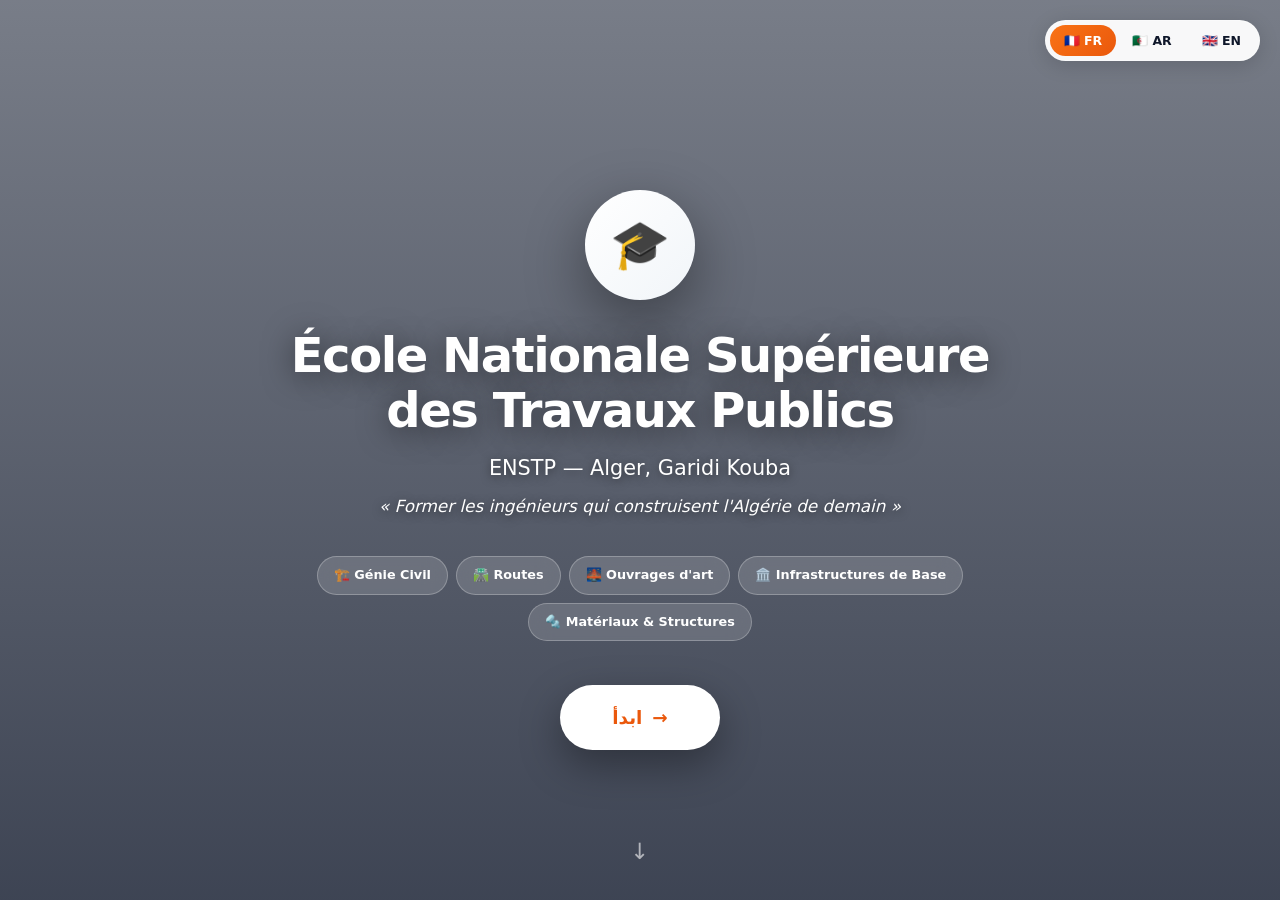
<file: Index.html>
<!DOCTYPE html>
<html lang="fr">
<head>
<meta charset="utf-8">
<meta name="viewport" content="width=device-width,initial-scale=1">
<title>ENSTP — Accueil</title>
<style>
:root{--orange:#f97316;--orange-2:#ea580c;--orange-3:#c2410c;--orange-soft:#fff7ed;--bg:#f8f9fa;--ink:#0f172a;--mut:#64748b;--line:#e2e8f0;--radius-full:999px;--transition:all .3s cubic-bezier(.4,0,.2,1);}
*{box-sizing:border-box;margin:0;padding:0;-webkit-tap-highlight-color:transparent}
html{scroll-behavior:smooth;-webkit-text-size-adjust:100%}
body{font:1rem/1.6 system-ui,-apple-system,"Segoe UI",Roboto,sans-serif;background:var(--bg);color:var(--ink);overflow-x:hidden;min-height:100vh;-webkit-font-smoothing:antialiased}
html[dir="rtl"] body{font-family:system-ui,-apple-system,"Segoe UI",Tahoma,Arial,sans-serif}
a{color:inherit;text-decoration:none}

@keyframes fadeInUp{from{opacity:0;transform:translateY(24px)}to{opacity:1;transform:translateY(0)}}
@keyframes fadeInDown{from{opacity:0;transform:translateY(-16px)}to{opacity:1;transform:translateY(0)}}
@keyframes float{0%,100%{transform:translateY(0)}50%{transform:translateY(-8px)}}

.lang-switch{position:fixed;top:20px;right:20px;z-index:100;display:flex;gap:2px;background:rgba(255,255,255,.95);backdrop-filter:blur(16px);-webkit-backdrop-filter:blur(16px);padding:4px;border-radius:var(--radius-full);border:1px solid rgba(255,255,255,.3);box-shadow:0 4px 20px rgba(0,0,0,.15);animation:fadeInDown .5s ease-out}
.lang-switch button{background:transparent;color:var(--ink);padding:8px 14px;border-radius:var(--radius-full);font-size:.78rem;font-weight:700;cursor:pointer;transition:var(--transition);font-family:inherit;border:0}
.lang-switch button.on{background:linear-gradient(135deg,var(--orange),var(--orange-2));color:#fff}

.hero{position:relative;min-height:100vh;display:flex;flex-direction:column;justify-content:center;align-items:center;padding:100px 24px 60px;text-align:center;background:linear-gradient(180deg,rgba(15,23,42,.55),rgba(15,23,42,.8)),url('https://images.unsplash.com/photo-1562774053-701939374585?w=1600&q=80') center/cover no-repeat;background-attachment:fixed;color:#fff;overflow:hidden}
.hero>*{position:relative;z-index:1}

.logo{width:110px;height:110px;border-radius:50%;background:linear-gradient(135deg,#fff,#f1f5f9);display:flex;align-items:center;justify-content:center;font-size:3rem;margin-bottom:28px;box-shadow:0 20px 60px rgba(0,0,0,.4);animation:float 4s ease-in-out infinite}

.hero h1{font-size:clamp(1.6rem,5.5vw,3rem);font-weight:900;margin-bottom:14px;line-height:1.15;letter-spacing:-.03em;color:#fff;text-shadow:0 4px 30px rgba(0,0,0,.5);max-width:900px;animation:fadeInUp .8s ease-out .1s both}
.hero .subtitle{font-size:clamp(1rem,3.5vw,1.3rem);opacity:.95;margin-bottom:8px;font-weight:400;color:#fff;text-shadow:0 2px 10px rgba(0,0,0,.5);animation:fadeInUp .8s ease-out .2s both}
.hero .tagline{font-size:clamp(.88rem,3vw,1.05rem);opacity:.85;margin-bottom:36px;font-style:italic;max-width:640px;margin:0 auto 36px;line-height:1.6;color:#fff;text-shadow:0 2px 10px rgba(0,0,0,.5);animation:fadeInUp .8s ease-out .3s both}

.badges{display:flex;flex-wrap:wrap;gap:8px;justify-content:center;margin-bottom:44px;max-width:760px;margin-left:auto;margin-right:auto;animation:fadeInUp .8s ease-out .4s both}
.badge{background:rgba(255,255,255,.15);backdrop-filter:blur(10px);-webkit-backdrop-filter:blur(10px);border:1px solid rgba(255,255,255,.25);padding:8px 16px;border-radius:var(--radius-full);font-size:.8rem;font-weight:600;color:#fff}

.start-btn{display:inline-flex;align-items:center;gap:10px;background:#fff;color:var(--orange-2);padding:18px 52px;border-radius:var(--radius-full);font-size:1.15rem;font-weight:900;text-decoration:none;box-shadow:0 15px 40px rgba(0,0,0,.35);transition:var(--transition);cursor:pointer;font-family:inherit;border:0;animation:fadeInUp .8s ease-out .5s both}
.start-btn:hover{transform:translateY(-4px);box-shadow:0 20px 50px rgba(0,0,0,.45);color:var(--orange-3)}
.start-btn span{display:inline-block;transition:transform .3s}
.start-btn:hover span{transform:translateX(6px)}

.scroll-down{position:absolute;bottom:30px;left:50%;transform:translateX(-50%);color:rgba(255,255,255,.6);font-size:1.4rem;animation:float 2.5s ease-in-out infinite;z-index:1}

@media(max-width:600px){
  .hero{background-attachment:scroll;padding:80px 18px 50px}
  .logo{width:90px;height:90px;font-size:2.5rem}
  .start-btn{padding:16px 42px;font-size:1.05rem}
  .lang-switch{top:14px;right:14px}
  .lang-switch button{padding:6px 10px;font-size:.72rem}
}
</style>
</head>
<body>

<div class="lang-switch">
  <button onclick="setLang('fr')" data-lang="fr">🇫🇷 FR</button>
  <button onclick="setLang('ar')" data-lang="ar">🇩🇿 AR</button>
  <button onclick="setLang('en')" data-lang="en">🇬🇧 EN</button>
</div>

<section class="hero">
  <div class="logo">🎓</div>
  <h1 id="hero-title">École Nationale Supérieure<br>des Travaux Publics</h1>
  <p class="subtitle" id="hero-subtitle">ENSTP — Alger, Garidi Kouba</p>
  <p class="tagline" id="hero-tagline">« Former les ingénieurs qui construisent l'Algérie de demain »</p>

  <div class="badges">
    <span class="badge">🏗️ Génie Civil</span>
    <span class="badge">🛣️ Routes</span>
    <span class="badge">🌉 Ouvrages d'art</span>
    <span class="badge">🏛️ Infrastructures de Base</span>
    <span class="badge">🔩 Matériaux & Structures</span>
  </div>

  <a href="guide.html" class="start-btn">
    <span id="hero-btn">ابدأ</span> <span>→</span>
  </a>

  <div class="scroll-down">↓</div>
</section>

<script>
const LANG = {
  fr: {
    title: "École Nationale Supérieure<br>des Travaux Publics",
    subtitle: "ENSTP — Alger, Garidi Kouba",
    tagline: "« Former les ingénieurs qui construisent l'Algérie de demain »",
    btn: "ابدأ"
  },
  ar: {
    title: "المدرسة الوطنية العليا<br>للأشغال العمومية",
    subtitle: "ENSTP — الجزائر، قاريدي القبة",
    tagline: "« نُكوّن المهندسين الذين يبنون جزائر الغد »",
    btn: "ابدأ"
  },
  en: {
    title: "National Higher School<br>of Public Works",
    subtitle: "ENSTP — Algiers, Garidi Kouba",
    tagline: "\"Training the engineers who build tomorrow's Algeria\"",
    btn: "Start"
  }
};

function setLang(lang) {
  localStorage.setItem('lang', lang);
  document.documentElement.lang = lang;
  document.documentElement.dir = (lang === 'ar') ? 'rtl' : 'ltr';
  const d = LANG[lang];
  if (!d) return;
  document.getElementById('hero-title').innerHTML = d.title;
  document.getElementById('hero-subtitle').textContent = d.subtitle;
  document.getElementById('hero-tagline').textContent = d.tagline;
  document.getElementById('hero-btn').textContent = d.btn;
  document.querySelectorAll('[data-lang]').forEach(b => {
    b.classList.toggle('on', b.dataset.lang === lang);
  });
}

setLang(localStorage.getItem('lang') || 'fr');
</script>

</body>
</html>
</file>
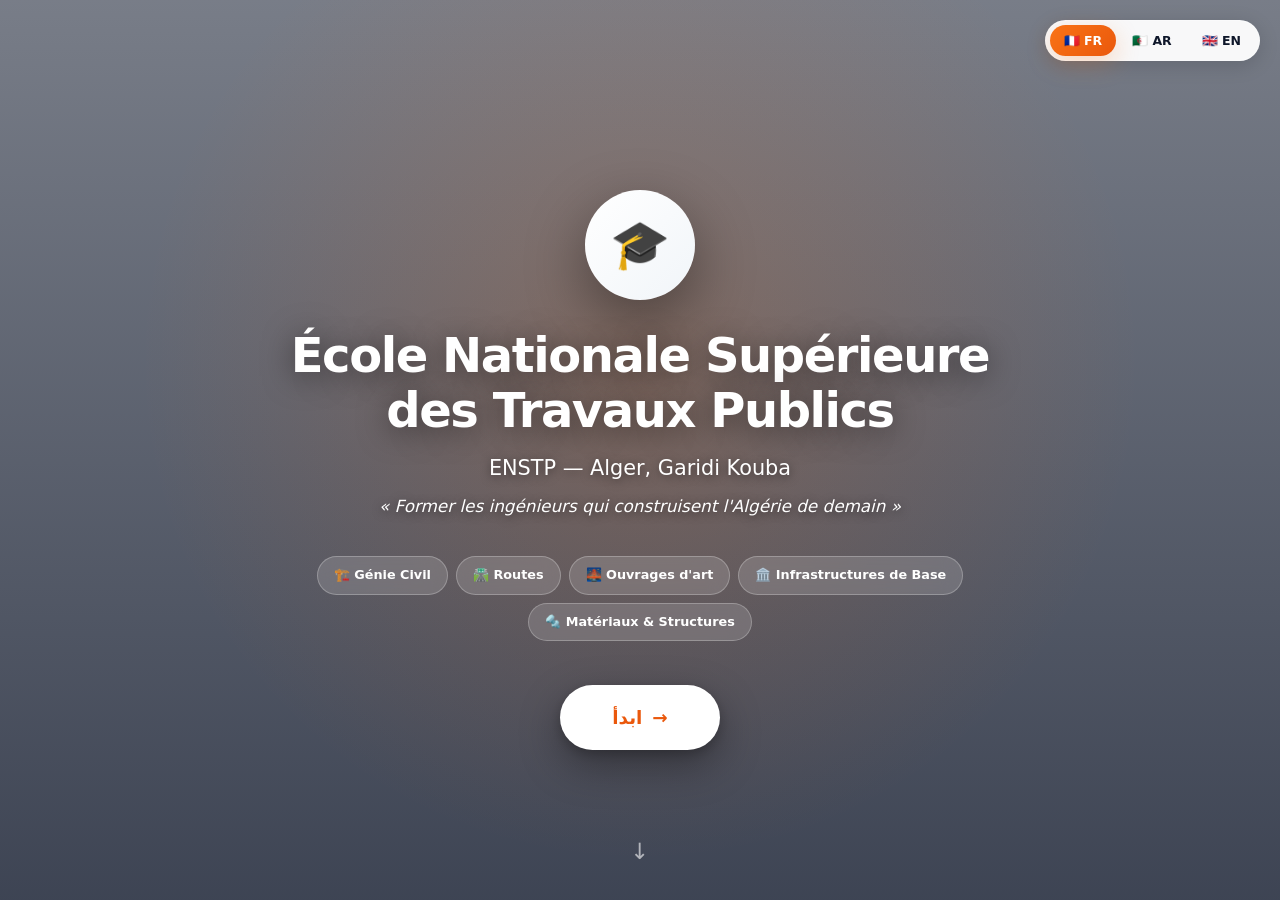
<file: accueil.html>
<!DOCTYPE html>
<html lang="fr">
<head>
<meta charset="utf-8">
<meta name="viewport" content="width=device-width,initial-scale=1">
<title>ENSTP — Accueil</title>
<style>
:root{--orange:#f97316;--orange-2:#ea580c;--orange-3:#c2410c;--orange-soft:#fff7ed;--orange-light:#ffedd5;--bg:#f8f9fa;--card:#fff;--ink:#0f172a;--mut:#64748b;--line:#e2e8f0;--shadow-sm:0 1px 2px rgba(15,23,42,.04);--shadow-md:0 12px 32px rgba(15,23,42,.12);--shadow-orange:0 8px 24px rgba(249,115,22,.25);--shadow-orange-lg:0 12px 32px rgba(249,115,22,.35);--radius-full:999px;--radius-l:20px;--transition:all .3s cubic-bezier(.4,0,.2,1);}
*{box-sizing:border-box;margin:0;padding:0;-webkit-tap-highlight-color:transparent}
html{scroll-behavior:smooth;-webkit-text-size-adjust:100%}
body{font:1rem/1.6 system-ui,-apple-system,"Segoe UI",Roboto,"Helvetica Neue",Arial,sans-serif;background:var(--bg);color:var(--ink);overflow-x:hidden;min-height:100vh;-webkit-font-smoothing:antialiased}
html[dir="rtl"] body{font-family:system-ui,-apple-system,"Segoe UI",Tahoma,Arial,sans-serif}
img{max-width:100%;height:auto;display:block}
button{font-family:inherit;cursor:pointer;border:0;background:none;color:inherit}
a{color:inherit;text-decoration:none}

@keyframes fadeIn{from{opacity:0}to{opacity:1}}
@keyframes fadeInUp{from{opacity:0;transform:translateY(24px)}to{opacity:1;transform:translateY(0)}}
@keyframes fadeInDown{from{opacity:0;transform:translateY(-16px)}to{opacity:1;transform:translateY(0)}}
@keyframes float{0%,100%{transform:translateY(0)}50%{transform:translateY(-8px)}}

/* LANG SWITCH */
.lang-switch{position:fixed;top:20px;right:20px;z-index:100;display:flex;gap:2px;background:rgba(255,255,255,.95);backdrop-filter:blur(16px) saturate(180%);-webkit-backdrop-filter:blur(16px) saturate(180%);padding:4px;border-radius:var(--radius-full);border:1px solid rgba(255,255,255,.3);box-shadow:0 4px 20px rgba(0,0,0,.15);animation:fadeInDown .5s ease-out}
.lang-switch button{background:transparent;color:var(--ink);padding:8px 14px;border-radius:var(--radius-full);font-size:.78rem;font-weight:700;cursor:pointer;transition:var(--transition);font-family:inherit}
.lang-switch button:hover{background:var(--orange-soft);color:var(--orange)}
.lang-switch button.on{background:linear-gradient(135deg,var(--orange),var(--orange-2));color:#fff;box-shadow:var(--shadow-orange)}

/* HERO */
.hero{position:relative;min-height:100vh;display:flex;flex-direction:column;justify-content:center;align-items:center;padding:100px 24px 60px;text-align:center;background:linear-gradient(180deg,rgba(15,23,42,.55),rgba(15,23,42,.8)),url('https://images.unsplash.com/photo-1562774053-701939374585?w=1600&q=80') center/cover no-repeat;background-attachment:fixed;color:#fff;overflow:hidden}
.hero::after{content:'';position:absolute;inset:0;background:radial-gradient(circle at 50% 40%,rgba(249,115,22,.2),transparent 60%);z-index:0}
.hero>*{position:relative;z-index:1}

.logo{width:110px;height:110px;border-radius:50%;background:linear-gradient(135deg,#fff,#f1f5f9);display:flex;align-items:center;justify-content:center;font-size:3rem;margin-bottom:28px;box-shadow:0 20px 60px rgba(0,0,0,.4);animation:float 4s ease-in-out infinite;flex-shrink:0}

.hero h1{font-size:clamp(1.6rem,5.5vw,3rem);font-weight:900;margin-bottom:14px;line-height:1.15;letter-spacing:-.03em;color:#fff;text-shadow:0 4px 30px rgba(0,0,0,.5);max-width:900px;animation:fadeInUp .8s ease-out .1s both}
.hero .subtitle{font-size:clamp(1rem,3.5vw,1.3rem);opacity:.95;margin-bottom:8px;font-weight:400;color:#fff;text-shadow:0 2px 10px rgba(0,0,0,.5);animation:fadeInUp .8s ease-out .2s both}
.hero .tagline{font-size:clamp(.88rem,3vw,1.05rem);opacity:.85;margin-bottom:36px;font-style:italic;max-width:640px;margin-left:auto;margin-right:auto;line-height:1.6;color:#fff;text-shadow:0 2px 10px rgba(0,0,0,.5);animation:fadeInUp .8s ease-out .3s both}

.badges{display:flex;flex-wrap:wrap;gap:8px;justify-content:center;margin-bottom:44px;max-width:760px;margin-left:auto;margin-right:auto;animation:fadeInUp .8s ease-out .4s both}
.badge{background:rgba(255,255,255,.15);backdrop-filter:blur(10px);-webkit-backdrop-filter:blur(10px);border:1px solid rgba(255,255,255,.25);padding:8px 16px;border-radius:var(--radius-full);font-size:.8rem;font-weight:600;color:#fff;transition:var(--transition)}
.badge:hover{background:rgba(255,255,255,.25);transform:translateY(-2px)}

.start-btn{display:inline-flex;align-items:center;gap:10px;background:#fff;color:var(--orange-2);padding:18px 52px;border-radius:var(--radius-full);font-size:1.15rem;font-weight:900;text-decoration:none;box-shadow:0 15px 40px rgba(0,0,0,.35),0 4px 12px rgba(0,0,0,.2);transition:var(--transition);border:0;cursor:pointer;font-family:inherit;animation:fadeInUp .8s ease-out .5s both}
.start-btn:hover{transform:translateY(-4px);box-shadow:0 20px 50px rgba(0,0,0,.45);color:var(--orange-3)}
.start-btn span{display:inline-block;transition:transform .3s}
.start-btn:hover span{transform:translateX(6px)}
html[dir="rtl"] .start-btn span{transform:scaleX(-1)}
html[dir="rtl"] .start-btn:hover span{transform:scaleX(-1) translateX(6px)}

.scroll-down{position:absolute;bottom:30px;left:50%;transform:translateX(-50%);color:rgba(255,255,255,.6);font-size:1.4rem;animation:float 2.5s ease-in-out infinite;z-index:1}

@media(max-width:600px){
  .hero{background-attachment:scroll;padding:80px 18px 50px}
  .logo{width:90px;height:90px;font-size:2.5rem}
  .start-btn{padding:16px 42px;font-size:1.05rem}
  .lang-switch{top:14px;right:14px}
  .lang-switch button{padding:6px 10px;font-size:.72rem}
}
</style>
</head>
<body>

<div class="lang-switch">
  <button onclick="setLang('fr')" data-lang="fr">🇫🇷 FR</button>
  <button onclick="setLang('ar')" data-lang="ar">🇩🇿 AR</button>
  <button onclick="setLang('en')" data-lang="en">🇬🇧 EN</button>
</div>

<section class="hero">
  <div class="logo">🎓</div>
  <h1 id="hero-title">École Nationale Supérieure<br>des Travaux Publics</h1>
  <p class="subtitle" id="hero-subtitle">ENSTP — Alger, Garidi Kouba</p>
  <p class="tagline" id="hero-tagline">« Former les ingénieurs qui construisent l'Algérie de demain »</p>

  <div class="badges">
    <span class="badge">🏗️ Génie Civil</span>
    <span class="badge">🛣️ Routes</span>
    <span class="badge">🌉 Ouvrages d'art</span>
    <span class="badge">🏛️ Infrastructures de Base</span>
    <span class="badge">🔩 Matériaux & Structures</span>
  </div>

  <a href="guide.html" class="start-btn">
    <span id="hero-btn">ابدأ</span> <span>→</span>
  </a>

  <div class="scroll-down">↓</div>
</section>

<script>
const LANG = {
  fr: {
    title: "École Nationale Supérieure<br>des Travaux Publics",
    subtitle: "ENSTP — Alger, Garidi Kouba",
    tagline: "« Former les ingénieurs qui construisent l'Algérie de demain »",
    btn: "ابدأ"
  },
  ar: {
    title: "المدرسة الوطنية العليا<br>للأشغال العمومية",
    subtitle: "ENSTP — الجزائر، قاريدي القبة",
    tagline: "« نُكوّن المهندسين الذين يبنون جزائر الغد »",
    btn: "ابدأ"
  },
  en: {
    title: "National Higher School<br>of Public Works",
    subtitle: "ENSTP — Algiers, Garidi Kouba",
    tagline: "\"Training the engineers who build tomorrow's Algeria\"",
    btn: "Start"
  }
};

function setLang(lang) {
  localStorage.setItem('lang', lang);
  document.documentElement.lang = lang;
  document.documentElement.dir = (lang === 'ar') ? 'rtl' : 'ltr';
  const d = LANG[lang];
  if (!d) return;
  document.getElementById('hero-title').innerHTML = d.title;
  document.getElementById('hero-subtitle').textContent = d.subtitle;
  document.getElementById('hero-tagline').textContent = d.tagline;
  document.getElementById('hero-btn').textContent = d.btn;
  document.querySelectorAll('[data-lang]').forEach(b => {
    b.classList.toggle('on', b.dataset.lang === lang);
  });
}

setLang(localStorage.getItem('lang') || 'fr');
</script>

</body>
</html>
</file>
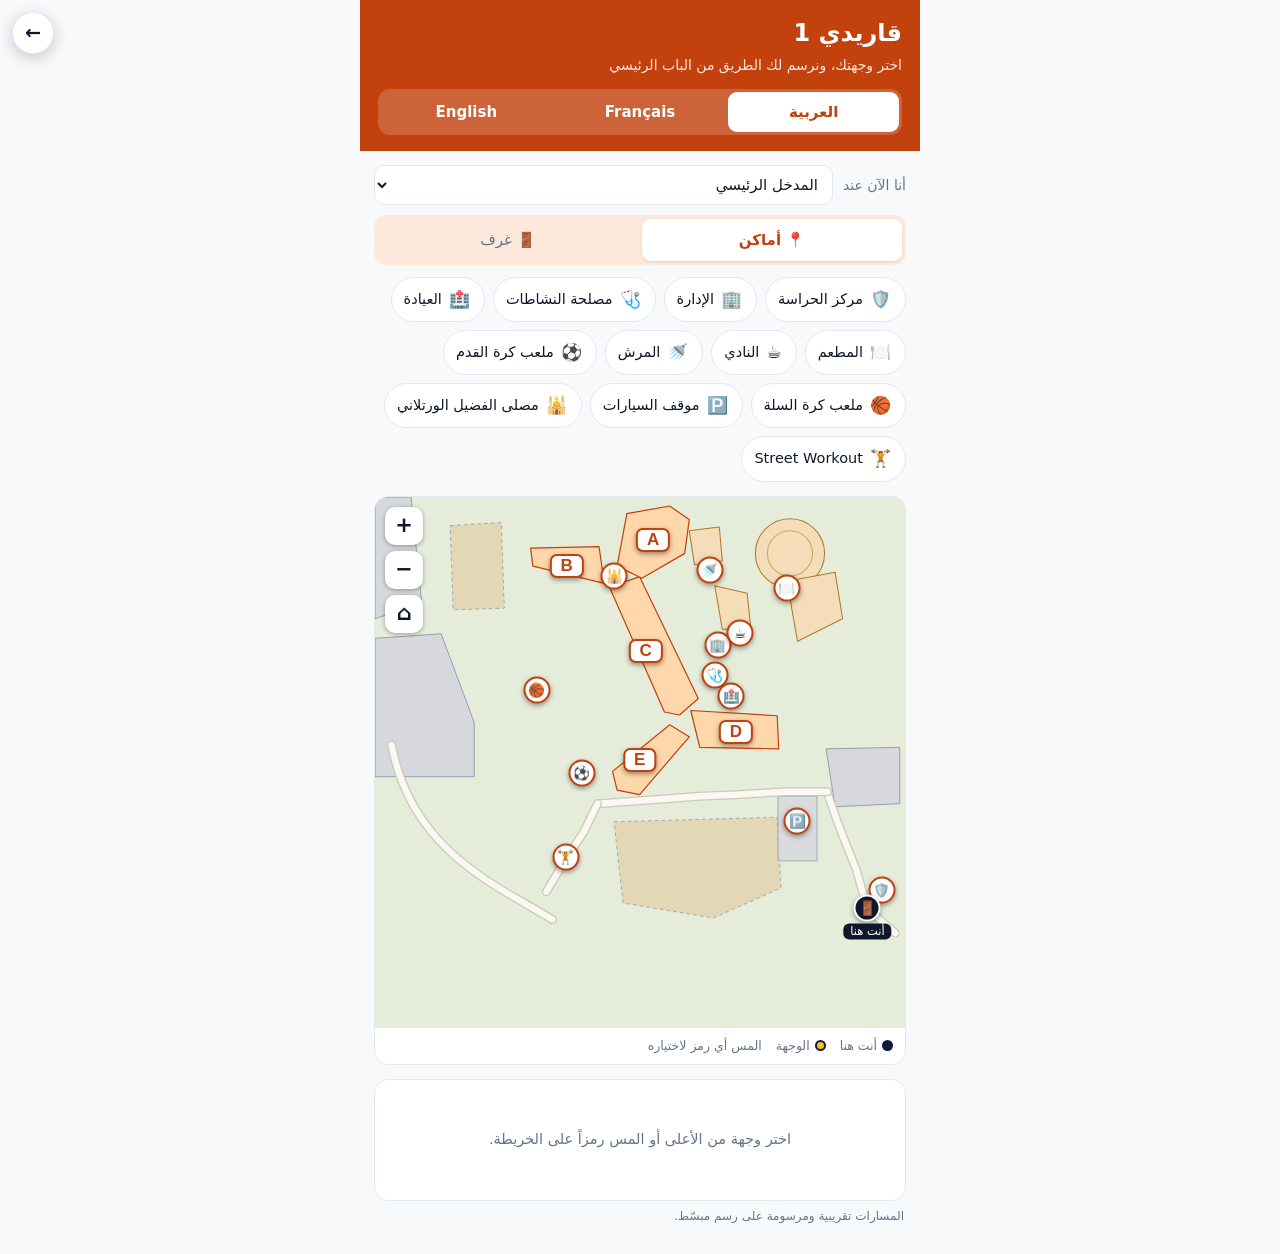
<file: garidi.html>
<!DOCTYPE html>
<html lang="ar" dir="rtl">
<head>
<meta charset="utf-8">
<meta name="viewport" content="width=device-width,initial-scale=1,viewport-fit=cover">
<title>خريطة قاريدي 1</title>
<meta name="theme-color" content="#c2410c">
<link rel="icon" type="image/png" href="icon-192.png">
<link rel="manifest" href="manifest.json">
<style>
:root{
  --acc:#c2410c; --acc2:#9a3412; --acc-soft:#fde8dc;
  --bg:#f8f9fa; --card:#ffffff; --ink:#0f172a; --mut:#64748b; --line:#e2e8f0;
  --land:#E6ECDA; --roadc:#C6CCBA; --roadf:#FAF8F1; --path:#FFFFFF;
  --bres:#fed7aa; --bsrv:#F4DDB8; --bsrvs:#B07A2B;
  --bgry:#D6D8DE; --bgrys:#9097A8; --tree:#7FA46B; --field:#E3D8B5;
  --lbl:#0f172a; --lblh:#fff;
  --amber:#fbbf24;
}
:root[data-mode="dark"]{
  --bg:#0f172a; --card:#1e293b; --ink:#f8fafc; --mut:#94a3b8; --line:#334155;
  --land:#1B271F; --roadc:#0F1712; --roadf:#3B473E; --path:#7A8A7E;
  --bres:#3a2a20; --bsrv:#5A4426; --bsrvs:#D9A24C;
  --bgry:#3A3F4D; --bgrys:#6E7690; --tree:#3F6A45; --field:#4A4430;
  --lbl:#EAF0FF; --lblh:#0D1326;
}
*,*::before,*::after{box-sizing:border-box}
body{margin:0;background:var(--bg);color:var(--ink);font-family:"IBM Plex Sans Arabic","Segoe UI",Tahoma,system-ui,sans-serif;line-height:1.6;-webkit-text-size-adjust:100%}
button,input,select{font:inherit;color:inherit}
button{cursor:pointer}
.wrap{max-width:560px;margin:0 auto;padding:0 14px 28px}
header{background:var(--acc);color:#fff;margin:0 -14px;padding:14px 18px 16px}
header h1{margin:0;font-size:24px;font-weight:700}
header p{margin:2px 0 0;font-size:14px;opacity:.88}
.lang{display:flex;gap:3px;background:rgba(255,255,255,.18);padding:3px;border-radius:12px;margin-top:12px}
.lang button{flex:1;border:0;background:transparent;color:#fff;border-radius:9px;padding:8px 6px;font-size:15px;font-weight:700}
.lang button[aria-pressed="true"]{background:#fff;color:var(--acc)}
.startrow{display:flex;align-items:center;gap:10px;margin:14px 0 10px}
.startrow label{font-size:14px;color:var(--mut);white-space:nowrap}
select{flex:1;min-width:0;background:var(--card);border:1.5px solid var(--line);border-radius:10px;padding:9px 10px;font-size:15px}
.tabs{display:grid;grid-template-columns:1fr 1fr;background:var(--acc-soft);border-radius:12px;padding:4px;gap:4px}
.tabs button{border:0;background:transparent;border-radius:9px;padding:9px 0;font-weight:500;font-size:15px;color:var(--mut)}
.tabs button[aria-selected="true"]{background:var(--card);color:var(--acc);font-weight:700;box-shadow:0 1px 3px rgba(0,0,0,.1)}
.panel{margin-top:12px}
.chips{display:flex;flex-wrap:wrap;gap:8px}
.chip{display:flex;align-items:center;gap:7px;background:var(--card);border:1.5px solid var(--line);border-radius:999px;padding:8px 14px 8px 12px;font-size:14.5px}
.chip[aria-pressed="true"]{background:var(--acc);border-color:var(--acc);color:#fff}
.chip span.e{font-size:17px}
.plate{display:inline-flex;align-items:center;gap:6px;background:#fff;color:var(--acc);border:1.5px solid var(--acc-soft);border-radius:7px;padding:3px 9px 3px 8px;direction:ltr;line-height:1;box-shadow:0 1px 2px rgba(0,0,0,.1)}
.plate .L{font-size:30px;font-weight:700}
.plate .R{display:flex;flex-direction:column;align-items:flex-start;gap:1px}
.plate .R i{font-style:normal;font-size:11px;font-weight:700}
.plate .R b{font-size:17px;font-weight:700}
.plate.lg{padding:6px 14px 6px 12px;gap:10px;border-radius:10px}
.plate.lg .L{font-size:52px}
.plate.lg .R i{font-size:16px}
.plate.lg .R b{font-size:28px}
button.plate{cursor:pointer}
button.plate[aria-pressed="true"]{background:var(--acc);color:#fff;border-color:var(--acc)}
.blocks{display:grid;grid-template-columns:repeat(5,1fr);gap:8px}
.blocks .bt{background:#fff;color:var(--acc);border:2px solid var(--acc-soft);border-radius:10px;font-size:26px;font-weight:700;padding:6px 0}
.blocks .bt[aria-pressed="true"]{background:var(--acc);color:#fff;border-color:var(--acc)}
.floors{display:flex;flex-wrap:wrap;gap:8px;margin-top:10px}
.numrow{display:flex;gap:8px;margin-top:12px}
.numrow input{flex:1;min-width:0;background:var(--card);border:1.5px solid var(--line);border-radius:10px;padding:10px 12px;font-size:16px}
.btn{background:var(--acc);color:#fff;border:0;border-radius:10px;padding:0 20px;font-weight:700}
.msg{margin-top:10px;background:var(--acc-soft);color:var(--acc);border-radius:10px;padding:9px 12px;font-size:14px}
.mapcard{margin-top:14px;background:var(--card);border-radius:14px;overflow:hidden;border:1px solid var(--line);position:relative}
.scroller{direction:ltr;overflow:auto;aspect-ratio:1/1;max-height:68vh;width:100%;-webkit-overflow-scrolling:touch;background:var(--land)}
.stage{position:relative;width:100%;aspect-ratio:705/596;direction:ltr}
.stage svg{position:absolute;inset:0;width:100%;height:100%;pointer-events:none}
.land{fill:var(--land)}
.rcase{fill:none;stroke:var(--roadc);stroke-width:12;stroke-linecap:round;stroke-linejoin:round}
.rfill{fill:none;stroke:var(--roadf);stroke-width:8.5;stroke-linecap:round;stroke-linejoin:round}
.pth{stroke:var(--path);stroke-width:1.6;stroke-dasharray:4 3;fill:none;vector-effect:non-scaling-stroke;opacity:.9}
.bres{fill:var(--bres);stroke:var(--acc);stroke-width:1.6;stroke-linejoin:round}
.bsrv{fill:var(--bsrv);stroke:var(--bsrvs);stroke-width:1.4;stroke-linejoin:round}
.bgry{fill:var(--bgry);stroke:var(--bgrys);stroke-width:1.2;stroke-linejoin:round}
.tree{fill:var(--tree);opacity:.8}
.field{fill:var(--field);stroke:var(--bgrys);stroke-width:1;stroke-dasharray:5 4}
.lb{position:absolute;transform:translate(-50%,-50%);font-size:11.5px;font-weight:700;color:var(--lbl);white-space:nowrap;pointer-events:none;text-shadow:0 0 3px var(--lblh),0 0 3px var(--lblh),0 0 5px var(--lblh);z-index:1}
.route-case{fill:none;stroke:var(--ink);stroke-width:8;stroke-linecap:round;stroke-linejoin:round;opacity:.85}
.route-line{fill:none;stroke:var(--amber);stroke-width:4.5;stroke-linecap:round;stroke-linejoin:round;stroke-dasharray:1 9;animation:flow 1.1s linear infinite}
@keyframes flow{to{stroke-dashoffset:-10}}
.zoom{position:absolute;left:10px;top:10px;display:flex;flex-direction:column;gap:6px;z-index:5}
.zoom button{width:38px;height:38px;border-radius:10px;border:0;background:var(--card);color:var(--ink);font-size:21px;font-weight:700;box-shadow:0 1px 4px rgba(0,0,0,.35);padding:0}
.pin{position:absolute;transform:translate(-50%,-50%);width:27px;height:27px;border-radius:50%;background:var(--card);border:2.5px solid var(--acc);display:grid;place-items:center;padding:0;font-size:13.5px;line-height:1;box-shadow:0 2px 5px rgba(0,0,0,.4);z-index:2}
.pin .cap{position:absolute;top:calc(100% + 4px);left:50%;transform:translateX(-50%);white-space:nowrap;background:var(--acc);color:#fff;font-size:11.5px;font-weight:500;padding:2px 7px;border-radius:6px;display:none}
.pin.on,.pin.start{z-index:4}
.pin.on .cap,.pin.start .cap{display:block}
.pin.on{background:var(--amber);border-color:var(--ink)}
.pin.on::before{content:"";position:absolute;inset:-9px;border-radius:50%;border:3px solid var(--amber);animation:ring 1.6s ease-out infinite}
@keyframes ring{from{transform:scale(.6);opacity:1}to{transform:scale(1.25);opacity:0}}
.pin.start{border-color:#fff;background:var(--ink);color:#fff}
.pin.start .cap{background:var(--ink)}
.bp{position:absolute;transform:translate(-50%,-50%);background:#fff;color:var(--acc);border:2px solid var(--acc);border-radius:7px;padding:0 9px;font:700 17px Arial,sans-serif;box-shadow:0 2px 5px rgba(0,0,0,.4);z-index:3}
.bp.on{background:var(--amber);color:var(--ink);border-color:var(--ink);z-index:4}
.bp.start{background:var(--ink);color:#fff;border-color:#fff;z-index:4}
.legend{display:flex;gap:14px;flex-wrap:wrap;padding:8px 12px;font-size:12.5px;color:var(--mut);border-top:1px solid var(--line)}
.legend i{display:inline-block;width:11px;height:11px;border-radius:50%;margin-inline-end:5px;vertical-align:-1px}
.result{margin-top:14px;background:var(--card);border:1px solid var(--line);border-radius:14px;padding:14px}
.result h2{margin:0 0 4px;font-size:19px}
.result .sub{margin:0;color:var(--mut);font-size:14px}
.empty{color:var(--mut);font-size:14.5px;text-align:center;padding:20px}
ol.steps{list-style:none;margin:12px 0 0;padding:0}
ol.steps li{position:relative;padding:0 0 14px;padding-inline-start:30px;font-size:15px}
ol.steps li::before{content:"";position:absolute;inset-inline-start:8px;top:9px;bottom:-4px;width:2px;background:var(--line)}
ol.steps li:last-child::before{display:none}
ol.steps li::after{content:"";position:absolute;inset-inline-start:3px;top:7px;width:12px;height:12px;border-radius:50%;background:var(--card);border:3px solid var(--acc)}
ol.steps li.end::after{background:var(--amber);border-color:var(--ink)}
.note{margin:6px 2px 0;font-size:12px;color:var(--mut)}
.back-btn{position:fixed;top:calc(env(safe-area-inset-top,0px) + 12px);left:12px;z-index:200;background:var(--card);color:var(--ink);width:42px;height:42px;border-radius:50%;display:flex;align-items:center;justify-content:center;text-decoration:none;font-size:1.2rem;font-weight:700;box-shadow:0 4px 16px rgba(0,0,0,.2);border:1px solid var(--line)}
.back-btn:hover{transform:translateY(-2px)}
</style>
</head>
<body>

<a href="guide.html" class="back-btn">←</a>

<div class="wrap">
  <header>
    <h1>قاريدي 1</h1>
    <p id="sub">اختر وجهتك، ونرسم لك الطريق من الباب الرئيسي</p>
    <div class="lang">
      <button data-lang="ar" aria-pressed="true">العربية</button>
      <button data-lang="fr" aria-pressed="false">Français</button>
      <button data-lang="en" aria-pressed="false">English</button>
    </div>
  </header>

  <div class="startrow">
    <label>أنا الآن عند</label>
    <select id="start"></select>
  </div>

  <div class="tabs">
    <button id="tab-places" aria-selected="true">📍 أماكن</button>
    <button id="tab-rooms" aria-selected="false">🚪 غرف</button>
  </div>

  <div class="panel" id="panel-places">
    <div class="chips" id="chips"></div>
  </div>

  <div class="panel" id="panel-rooms" hidden>
    <div class="blocks" id="blocks"></div>
    <div class="floors" id="floors"></div>
    <div class="numrow">
      <input id="num" type="text" inputmode="numeric" pattern="[0-9]*" placeholder="رقم الغرفة، مثال: 52">
      <button class="btn" id="go">ابحث</button>
    </div>
    <div id="msg"></div>
  </div>

  <div class="mapcard">
    <div class="zoom">
      <button id="zin">+</button>
      <button id="zout">−</button>
      <button id="zhome">⌂</button>
    </div>
    <div class="scroller" id="scroller">
      <div class="stage" id="stage">
        <svg viewBox="0 0 705 596" preserveAspectRatio="none" aria-hidden="true">
          <rect class="land" width="705" height="596"/>
          <polygon class="field" points="318,432 535,426 540,520 450,560 330,540"/>
          <polygon class="field" points="100,38 168,34 172,148 104,150"/>
          <polygon class="bgry" points="0,188 88,182 132,300 132,372 0,372"/>
          <polygon class="bgry" points="0,0 48,0 62,140 0,162"/>
          <polygon class="bgry" points="600,335 698,333 698,408 612,412"/>
          <rect class="bgry" x="667" y="517" width="15" height="13"/>
          <polygon class="bgry" points="536,398 588,398 588,484 536,484" style="opacity:.8"/>
          <g>
            <path class="rcase" d="M22,330 C40,420 90,480 190,535 L236,562"/>
            <path class="rfill" d="M22,330 C40,420 90,480 190,535 L236,562"/>
            <path class="rcase" d="M692,580 L655,548 L640,495 L618,440 L602,395"/>
            <path class="rfill" d="M692,580 L655,548 L640,495 L618,440 L602,395"/>
            <path class="rcase" d="M602,392 L545,392 L480,396 L432,398 L352,404 L296,408"/>
            <path class="rfill" d="M602,392 L545,392 L480,396 L432,398 L352,404 L296,408"/>
            <path class="rcase" d="M296,408 L278,445 L252,485 L228,525"/>
            <path class="rfill" d="M296,408 L278,445 L252,485 L228,525"/>
          </g>
          <g id="paths"></g>
          <polygon class="bres" points="316,365 392,303 418,319 352,396 322,390"/>
          <polygon class="bres" points="312,120 352,106 430,268 405,290 385,286"/>
          <polygon class="bres" points="335,22 392,12 418,30 412,75 355,108 322,92"/>
          <polygon class="bres" points="207,68 298,66 305,115 210,92"/>
          <polygon class="bres" points="420,284 535,291 537,335 432,333"/>
          <polygon class="bsrv" points="418,45 458,40 462,85 425,90"/>
          <polygon class="bsrv" points="452,118 495,128 500,176 462,176"/>
          <circle class="bsrv" cx="552" cy="75" r="46"/>
          <circle class="bsrv" cx="552" cy="75" r="30" style="opacity:.55"/>
          <polygon class="bsrv" points="548,112 612,100 622,162 562,192"/>
        </svg>
        <svg viewBox="0 0 705 596" preserveAspectRatio="none" aria-hidden="true">
          <polyline id="rcase" class="route-case" vector-effect="non-scaling-stroke" points=""/>
          <polyline id="rline" class="route-line" vector-effect="non-scaling-stroke" points=""/>
        </svg>
      </div>
    </div>
    <div class="legend">
      <span><i style="background:#0F1B3D"></i>أنت هنا</span>
      <span><i style="background:var(--amber);border:2px solid #0F1B3D"></i>الوجهة</span>
      <span>المس أي رمز لاختياره</span>
    </div>
  </div>

  <div class="result" id="result"></div>
  <p class="note">المسارات تقريبية ومرسومة على رسم مبسّط.</p>
</div>

<script>
/* ============ الإحداثيات والعقد ============ */
const W = 705, H = 596;

const N = {
  gate:{x:655,y:548,l:1}, gd:{x:674,y:524}, g2:{x:640,y:495}, g3:{x:618,y:440,l:1},
  re:{x:602,y:395}, rm:{x:545,y:392}, rde:{x:480,y:396,l:1},
  rc:{x:432,y:398,l:1}, rb:{x:352,y:404,l:1}, rw:{x:300,y:408,l:1},
  pk:{x:562,y:432},
  n1:{x:428,y:356}, td:{x:413,y:314,l:1}, c2:{x:420,y:282}, cd:{x:408,y:245,l:1},
  adm:{x:456,y:198}, act:{x:452,y:238}, clinic:{x:474,y:266,l:1},
  c3:{x:428,y:200}, c4:{x:416,y:150}, ab:{x:318,y:106}, ae:{x:380,y:112,l:1}, wk:{x:445,y:98}, cl:{x:486,y:182},
  e3:{x:540,y:200}, e2:{x:546,y:270,l:1}, e1:{x:548,y:345}, rest:{x:548,y:122},
  bn1:{x:268,y:300}, bn2:{x:250,y:255}, bn3:{x:228,y:175}, bd:{x:256,y:124,l:1}, bk:{x:215,y:258},
  f1:{x:290,y:395}, foot:{x:275,y:368}, sw1:{x:278,y:445}, sw:{x:254,y:480}
};

const E = [
  ['gate','gd'],['gate','g2'],['g2','g3'],['g3','re'],['re','rm'],['rm','rde'],['rde','rc'],['rc','rb'],['rb','rw'],['rm','pk'],
  ['n1','td'],['e2','clinic'],['td','c2'],['c2','cd'],['c2','clinic'],['adm','cl'],['adm','c3'],['cd','act'],
  ['cd','c3'],['c3','c4'],['c4','ae'],['ae','ab'],['c4','wk'],['c3','cl'],
  ['rm','e1'],['e1','e2'],['e2','e3'],['e3','rest'],
  ['rw','f1'],['f1','foot'],['rw','sw1'],['sw1','sw'],
  ['rw','bn1'],['bn1','bn2'],['bn2','bn3'],['bn3','bd'],['bn2','bk']
];

/* ============ بناء الرسم البياني ============ */
const adj = {};
E.forEach(([a,b]) => {
  const d = Math.hypot(N[a].x-N[b].x, N[a].y-N[b].y);
  (adj[a] = adj[a] || []).push([b, d]);
  (adj[b] = adj[b] || []).push([a, d]);
});

/* ============ Dijkstra ============ */
function path(from, to) {
  const dist = {}, prev = {}, q = new Set(Object.keys(N));
  Object.keys(N).forEach(k => dist[k] = Infinity);
  dist[from] = 0;
  while (q.size) {
    let u = null;
    q.forEach(k => { if (u === null || dist[k] < dist[u]) u = k; });
    if (u === to || dist[u] === Infinity) break;
    q.delete(u);
    (adj[u] || []).forEach(([v,d]) => {
      if (dist[u]+d < dist[v]) { dist[v] = dist[u]+d; prev[v] = u; }
    });
  }
  const p = [];
  let c = to;
  while (c) { p.unshift(c); c = prev[c]; }
  return p[0] === from ? p : [from, to];
}

/* ============ الأماكن ============ */
const PLACES = {
  gate:{n:'المدخل الرئيسي', node:'gate', emoji:'🚪', nochip:true},
  guard:{n:'مركز الحراسة', node:'gd', emoji:'🛡️'},
  adm:{n:'الإدارة', node:'adm', emoji:'🏢'},
  act:{n:'مصلحة النشاطات', node:'act', emoji:'🩺'},
  clinic:{n:'العيادة', node:'clinic', emoji:'🏥'},
  rest:{n:'المطعم', node:'rest', emoji:'🍽️'},
  club:{n:'النادي', node:'cl', emoji:'☕'},
  work:{n:'المرش', node:'wk', emoji:'🚿'},
  foot:{n:'ملعب كرة القدم', node:'foot', emoji:'⚽'},
  basket:{n:'ملعب كرة السلة', node:'bk', emoji:'🏀'},
  park:{n:'موقف السيارات', node:'pk', emoji:'🅿️'},
  mosalla:{n:'مصلى الفضيل الورتلاني', node:'ab', emoji:'🕌'},
  sw:{n:'Street Workout', node:'sw', emoji:'🏋️'}
};

/* ============ الأجنحة ============ */
const BLOCKS = {
  A:{node:'ab',x:370,y:58,f:{0:[1,11],1:[12,22]}},
  B:{node:'ab',x:255,y:92,f:{0:[1,11],1:[12,22],2:[23,33],3:[34,44]}},
  C:{node:'cd',x:360,y:205,f:{0:[1,17],1:[22,43],2:[44,65],3:[66,87]},gap:[18,21]},
  D:{node:'td',x:480,y:313,f:{1:[1,13],2:[14,26],3:[27,39]}},
  E:{node:'td',x:352,y:350,f:{1:[1,11],2:[12,22],3:[23,33]}}
};

/* ============ الحالة ============ */
const S = {tab:'places', start:'gate', dest:null, block:null, floor:null, num:null, zoom:1, msg:null};
let startOpts = [];
const $ = id => document.getElementById(id);
const pad = n => String(n).padStart(2,'0');
const pct = (x,y) => `left:${x/W*100}%;top:${y/H*100}%`;

/* ============ بناء العلامات ============ */
const stage = $('stage');

Object.entries(PLACES).forEach(([id, p]) => {
  const n = N[p.node];
  const b = document.createElement('button');
  b.className = 'pin';
  b.dataset.id = id;
  b.dataset.kind = 'p';
  b.style.cssText = pct(n.x, n.y);
  b.innerHTML = `${p.emoji}<span class="cap"></span>`;
  b.onclick = () => { S.tab = 'places'; S.dest = id; S.msg = null; render(true); };
  stage.appendChild(b);
});

Object.entries(BLOCKS).forEach(([id, bl]) => {
  const b = document.createElement('button');
  b.className = 'bp';
  b.dataset.id = id;
  b.dataset.kind = 'b';
  b.style.cssText = pct(bl.x, bl.y);
  b.textContent = id;
  b.onclick = () => { S.tab = 'rooms'; S.block = id; S.floor = null; S.num = null; S.msg = null; render(true); };
  stage.appendChild(b);
});

/* ============ قائمة "أنا الآن عند" ============ */
startOpts = Object.keys(PLACES).map(id => [id, PLACES[id].n])
  .concat(Object.keys(BLOCKS).map(b => [b, 'الجناح ' + b]));
$('start').innerHTML = startOpts.map(([v,x]) => `<option value="${v}">${x}</option>`).join('');
$('start').value = S.start;
$('start').onchange = e => { S.start = e.target.value; render(); };

/* ============ التبويبات ============ */
$('tab-places').onclick = () => { S.tab = 'places'; render(); };
$('tab-rooms').onclick = () => { S.tab = 'rooms'; render(); };

/* ============ التكبير ============ */
function setZoom(z) {
  S.zoom = Math.max(1, Math.min(4, z));
  stage.style.width = (S.zoom * 100) + '%';
}
$('zin').onclick = () => setZoom(S.zoom + .5);
$('zout').onclick = () => setZoom(S.zoom - .5);
$('zhome').onclick = () => {
  setZoom(1);
  $('scroller').scrollTo({ left: 0, top: 0, behavior: 'smooth' });
};

/* ============ البحث عن غرفة ============ */
function findRoom(b, n) {
  const bl = BLOCKS[b];
  for (const f in bl.f) {
    const r = bl.f[f];
    if (n >= r[0] && n <= r[1]) return +f;
  }
  return null;
}

$('go').onclick = () => {
  const raw = $('num').value.trim();
  const n = parseInt(raw, 10);
  if (!S.block) { S.msg = 'اختر الجناح أولاً.'; return render(); }
  if (!raw || isNaN(n)) { S.msg = 'اكتب رقم الغرفة بالأرقام.'; return render(); }
  const bl = BLOCKS[S.block], b = S.block;
  const f = findRoom(b, n);
  if (f === null) {
    const mx = Math.max(...Object.values(bl.f).map(r => r[1]));
    if (bl.gap && n >= bl.gap[0] && n <= bl.gap[1]) S.msg = `الغرف ${bl.gap[0]} إلى ${bl.gap[1]} في الجناح C غير ظاهرة.`;
    else if (n > mx) S.msg = `أكبر رقم غرفة في الجناح ${b} هو ${mx}.`;
    else S.msg = `الغرفة ${n} غير موجودة في الجناح ${b}.`;
    S.floor = null; S.num = null; return render();
  }
  S.msg = null; S.floor = f; S.num = n; render(true);
};

/* ============ الرسم ============ */
function curDest() {
  if (S.tab === 'places' && S.dest) return { node: PLACES[S.dest].node, id: S.dest, kind: 'p' };
  if (S.tab === 'rooms' && S.block) return { node: BLOCKS[S.block].node, id: S.block, kind: 'b' };
  return null;
}
function startNode() {
  const s = S.start;
  return PLACES[s] ? PLACES[s].node : BLOCKS[s].node;
}
function startName() {
  return startOpts.find(o => o[0] === S.start)[1];
}

function render(focusMap) {
  $('tab-places').setAttribute('aria-selected', S.tab === 'places');
  $('tab-rooms').setAttribute('aria-selected', S.tab === 'rooms');
  $('panel-places').hidden = S.tab !== 'places';
  $('panel-rooms').hidden = S.tab !== 'rooms';

  /* chips */
  $('chips').innerHTML = Object.entries(PLACES).filter(([,p]) => !p.nochip).map(([id,p]) =>
    `<button class="chip" data-id="${id}" aria-pressed="${S.dest === id}"><span class="e">${p.emoji}</span>${p.n}</button>`
  ).join('');
  $('chips').querySelectorAll('.chip').forEach(b => b.onclick = () => { S.dest = b.dataset.id; render(true); });

  /* blocks + floors */
  $('blocks').innerHTML = Object.keys(BLOCKS).map(b =>
    `<button class="bt" data-b="${b}" aria-pressed="${S.block === b}">${b}</button>`
  ).join('');
  $('blocks').querySelectorAll('.bt').forEach(b => b.onclick = () => { S.block = b.dataset.b; S.floor = null; S.num = null; S.msg = null; render(true); });

  const FL = ['الطابق الأرضي','الطابق الأول','الطابق الثاني','الطابق الثالث'];
  $('floors').innerHTML = S.block ? Object.keys(BLOCKS[S.block].f).map(f => {
    const r = BLOCKS[S.block].f[f];
    return `<button class="plate" data-f="${f}" aria-pressed="${S.floor == f && S.num === null}"><span class="L">${S.block}</span><span class="R"><i>${f===0?'RDC':f+' ETAGE'}</i><b>${pad(r[0])}-${pad(r[1])}</b></span></button>`;
  }).join('') : '';
  $('floors').querySelectorAll('button').forEach(b => b.onclick = () => { S.floor = +b.dataset.f; S.num = null; S.msg = null; $('num').value = ''; render(true); });

  $('msg').innerHTML = S.msg ? `<div class="msg">${S.msg}</div>` : '';

  /* تظليل العلامات */
  const d = curDest(), sn = startNode();
  stage.querySelectorAll('.pin,.bp').forEach(el => {
    const id = el.dataset.id, kind = el.dataset.kind;
    const isStart = S.start === id, isDest = !!d && d.kind === kind && d.id === id;
    el.classList.toggle('on', isDest && !isStart);
    el.classList.toggle('start', isStart);
    const cap = el.querySelector('.cap');
    if (cap) cap.textContent = isStart ? 'أنت هنا' : PLACES[id] ? PLACES[id].n : '';
  });

  drawRoute(d, sn, focusMap);
  renderResult(d, sn);
}

function drawRoute(d, sn, focus) {
  if (!d || sn === d.node) { $('rline').setAttribute('points',''); $('rcase').setAttribute('points',''); return; }
  const p = path(sn, d.node);
  const pts = p.map(k => `${N[k].x},${N[k].y}`).join(' ');
  $('rline').setAttribute('points', pts);
  $('rcase').setAttribute('points', pts);
  if (focus) {
    const xs = p.map(k => N[k].x), ys = p.map(k => N[k].y);
    const minx = Math.min(...xs), maxx = Math.max(...xs), miny = Math.min(...ys), maxy = Math.max(...ys);
    const sc = $('scroller'), w = sc.clientWidth, h = sc.clientHeight;
    const bw = Math.max(60, (maxx-minx)/W*w), bh = Math.max(60, (maxy-miny)/W*w);
    let z = Math.min(w/(bw*1.5), h/(bh*1.5));
    z = Math.max(1.2, Math.min(3, Math.round(z*2)/2));
    setZoom(z);
    requestAnimationFrame(() => {
      const cx = (minx+maxx)/2/W*w*z - w/2, cy = (miny+maxy)/2/H*(w*H/W)*z - h/2;
      sc.scrollTo({ left: cx, top: cy, behavior: 'smooth' });
    });
  }
}

function renderResult(d, sn) {
  const r = $('result');
  if (!d) {
    r.innerHTML = `<p class="empty">${S.tab === 'places' ? 'اختر وجهة من الأعلى أو المس رمزاً على الخريطة.' : 'اختر الجناح ثم اكتب رقم غرفتك.'}</p>`;
    return;
  }

  if (S.tab === 'places') {
    const p = PLACES[d.id];
    r.innerHTML = `<h2>${p.emoji} ${p.n}</h2>
      <p class="sub">الطريق من ${startName()}</p>
      <ol class="steps">${routeSteps(d, sn, `ستصل إلى <b>${p.n}</b>`)}</ol>`;
    return;
  }

  const b = S.block, bl = BLOCKS[b];
  const FL = ['الطابق الأرضي','الطابق الأول','الطابق الثاني','الطابق الثالث'];
  let h = '';
  const wing = {A:'A B', B:'A B', D:'D E', E:'D E'}[b];
  const other = {A:'B', B:'A', D:'E', E:'D'}[b];

  if (S.floor === null) {
    h = `<h2>الجناح ${b}</h2>
      <p class="sub">${wing ? `تشترك مع ${other} في مدخل واحد: «الجناح ${wing}»` : 'اختر الطابق أو اكتب رقم الغرفة.'}</p>
      <ol class="steps">${routeSteps(d, sn, `ستصل إلى <b>مدخل الجناح ${b}</b>`)}</ol>`;
    r.innerHTML = h;
    return;
  }

  const f = S.floor, rg = bl.f[f], total = rg[1] - rg[0] + 1;
  h = `<h2>الغرفة ${S.num !== null ? S.num : ''} · ${FL[f]}</h2>
    <p class="sub">الجناح ${b} · الممر من ${rg[0]} إلى ${rg[1]} (${total} غرفة)</p>
    <ol class="steps">${routeSteps(d, sn, `ستصل إلى <b>مدخل الجناح ${b}</b>`, false)}`;
  if (wing) h += `<li>ادخل من <b>الجناح ${wing}</b></li>`;
  h += f > 0 ? `<li>اصعد إلى <b>${FL[f]}</b></li>` : `<li>ابقَ في <b>الطابق الأرضي</b></li>`;
  h += `<li${S.num === null ? ' class="end"' : ''}>ابحث فوق الباب عن اللوحة <b>${b} · ${f===0?'RDC':f+' ETAGE'} · ${pad(rg[0])}-${pad(rg[1])}</b></li>`;
  if (S.num !== null) h += `<li class="end">غرفتك <b>${S.num}</b> داخل هذا الممر</li>`;
  h += `</ol>`;
  r.innerHTML = h;
}

function routeSteps(d, sn, destHTML, isEnd = true) {
  if (sn === d.node) return `<li${isEnd ? ' class="end"' : ''}>أنت قريب من الوجهة بالفعل.</li>`;
  const p = path(sn, d.node);
  const mids = p.slice(1, -1).filter(k => N[k].l);
  let h = `<li>انطلق من <b>${startName()}</b></li>`;
  mids.forEach(k => { h += `<li>مرّ على <b>${getNodeName(k)}</b></li>`; });
  h += `<li${isEnd ? ' class="end"' : ''}>${destHTML}</li>`;
  return h;
}

function getNodeName(k) {
  const names = {
    gate:'المدخل الرئيسي', g3:'الطريق بمحاذاة الموقف',
    td:'البرج المركزي (D وE)', cd:'شرق الجناح C',
    e2:'شرق الجناح D', rw:'آخر الطريق غرب الجناح E'
  };
  return names[k] || k;
}

/* ============ التشغيل ============ */
render();
</script>
</body>
</html>
</file>
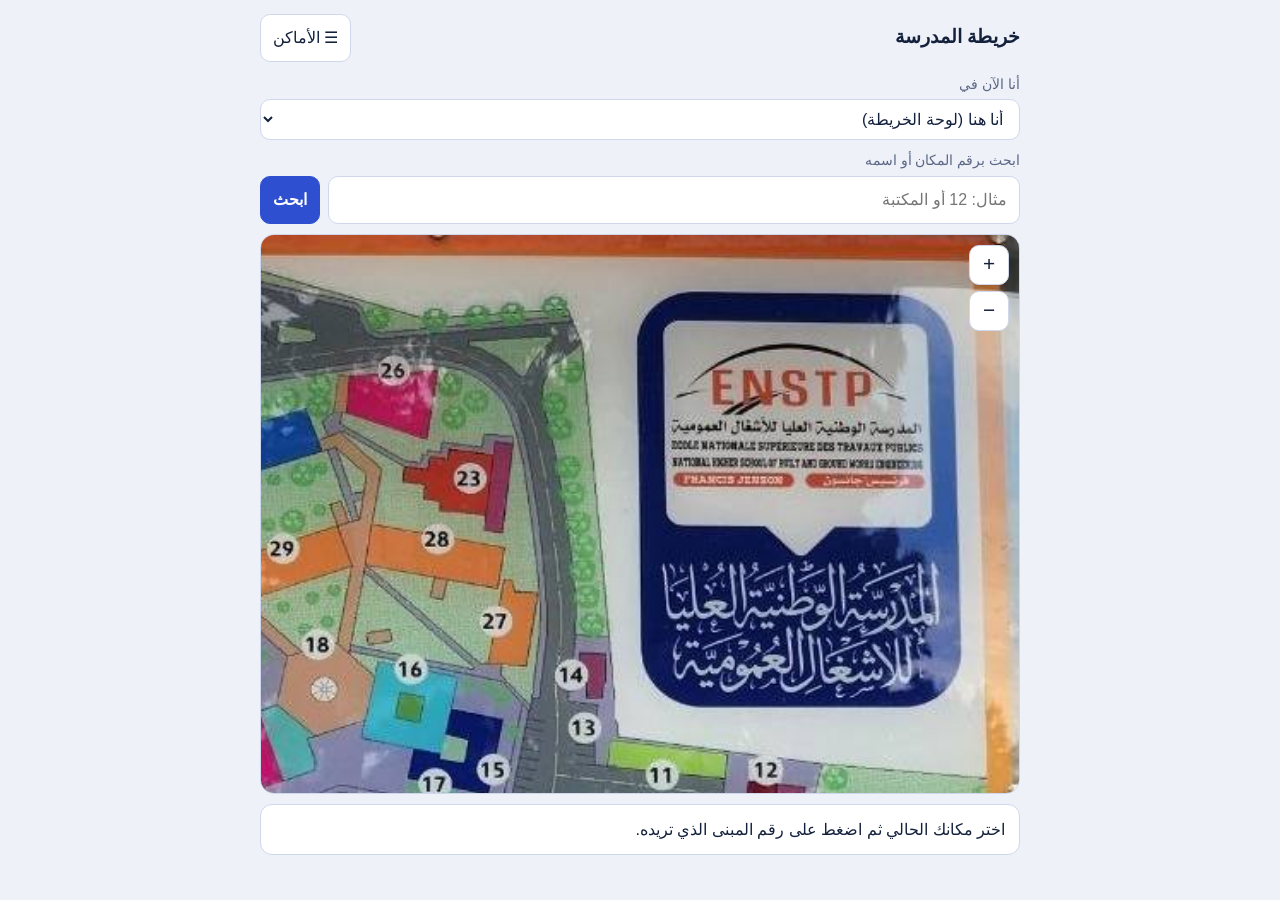
<file: data/campus-map.html>
<!DOCTYPE html>
<html lang="ar" dir="rtl">
<head>
<meta charset="utf-8">
<meta name="viewport" content="width=device-width, initial-scale=1, viewport-fit=cover">
<title>خريطة المدرسة التفاعلية</title>
<style>
:root{--bg:#eef1f8;--card:#fff;--tx:#14213d;--mut:#5b6785;--ac:#2f4fd1;--bd:#cfd7ec;color-scheme:light dark;box-sizing:border-box;padding-top:env(safe-area-inset-top,0px);padding-bottom:env(safe-area-inset-bottom,0px)}
@media (prefers-color-scheme:dark){:root:not([data-theme="light"]){--bg:#0b1226;--card:#141f45;--tx:#eef1fb;--mut:#9aa7cf;--ac:#7f9bff;--bd:#2b3a6e}}
:root[data-theme="dark"]{--bg:#0b1226;--card:#141f45;--tx:#eef1fb;--mut:#9aa7cf;--ac:#7f9bff;--bd:#2b3a6e}
html{scroll-padding-top:env(safe-area-inset-top,0px)}
body{margin:0;background:var(--bg);color:var(--tx);font-family:"Segoe UI",Tahoma,"Noto Sans Arabic",sans-serif;line-height:1.6}
.w{max-width:760px;margin:0 auto;padding:14px}
h1{font-size:1.2rem;margin:0 0 12px}
.row{display:flex;gap:8px;margin-bottom:10px}
label{display:block;font-size:.85rem;color:var(--mut);margin-bottom:4px}
select,input,button{font:inherit;color:var(--tx);background:var(--card);border:1.5px solid var(--bd);border-radius:10px;padding:10px 12px;min-width:0}
select,input{flex:1;width:100%}
button{cursor:pointer}
button.p{background:var(--ac);border-color:var(--ac);color:#fff;font-weight:700}
#box{position:relative;border:1.5px solid var(--bd);border-radius:14px;overflow:hidden;background:var(--card)}
#sc{height:62vh;overflow:auto}
#zm{position:absolute;inset-block-start:10px;inset-inline-start:10px;display:flex;flex-direction:column;gap:6px;z-index:2}
#zm button{width:40px;height:40px;padding:0;font-size:1.3rem;line-height:1}
svg{display:block}
.mk{fill:transparent;cursor:pointer}
.mk:hover{stroke:#f08c00;stroke-width:2.5}
.flow{fill:none;stroke:#ffc21a;stroke-width:6;stroke-linecap:round;stroke-linejoin:round;stroke-dasharray:.1 13;animation:d 1s linear infinite}
.cas{fill:none;stroke:#1b2a5e;stroke-width:10;stroke-linecap:round;stroke-linejoin:round;opacity:.55}
@keyframes d{to{stroke-dashoffset:-26}}
@media (prefers-reduced-motion:reduce){.flow{animation:none}}
#info{margin-top:10px;padding:12px 14px;background:var(--card);border:1.5px solid var(--bd);border-radius:12px}
#info b{color:var(--ac)}
.hd{display:flex;align-items:center;gap:8px;margin-bottom:12px}.hd h1{margin:0;flex:1}
button.on{background:var(--ac);color:#fff;border-color:var(--ac)}
#sd{position:fixed;inset-block:0;inset-inline-start:0;width:min(88vw,340px);background:var(--card);border-inline-end:1.5px solid var(--bd);z-index:9;transform:translateX(100%);transition:transform .2s;display:flex;flex-direction:column;padding-top:env(safe-area-inset-top,0px);padding-bottom:env(safe-area-inset-bottom,0px)}
#sd.o{transform:none}
.sh{display:flex;justify-content:space-between;align-items:center;padding:12px 14px;border-bottom:1.5px solid var(--bd)}
#ls{overflow:auto;padding:8px;flex:1}.li{display:flex;gap:6px;margin-bottom:6px}
.it{flex:1;display:flex;gap:10px;align-items:center;text-align:start}.it i{font-style:normal;font-weight:700;color:var(--ac);min-width:1.6em}.li.on .it{border-color:var(--ac)}.me{padding:8px}
</style>
</head>
<body>
<div class="w">
<div class="hd"><h1>خريطة المدرسة</h1><button id="op">☰ الأماكن</button></div>
<label for="st">أنا الآن في</label>
<div class="row"><select id="st"></select></div>
<label for="q">ابحث برقم المكان أو اسمه</label>
<div class="row"><input id="q" placeholder="مثال: 12 أو المكتبة"><button class="p" id="go">ابحث</button></div>
<div id="box">
<div id="zm"><button id="zi" aria-label="تكبير">+</button><button id="zo" aria-label="تصغير">−</button></div>
<div id="sc"><svg id="m" viewBox="0 0 664 664">
<image href="[data-uri]" width="664" height="664"/>
<g transform="translate(-8,-383)"><g id="r"></g><g id="k"></g></g>
</svg></div>
</div>
<div id="info">اختر مكانك الحالي ثم اضغط على رقم المبنى الذي تريده.</div>
<aside id="sd"><div class="sh"><b>الأماكن</b><button id="cl" aria-label="إغلاق">✕</button></div><div id="ls"></div></aside>
</div>
<script>
// أسماء الأماكن: عدّل النص بين علامتي الاقتباس ليطابق مدرستك (الافتراضي «مبنى + الرقم»)
const NAMES={"01":"المدخل ومركز الحراسة","02":"الإدارة العامة","03":"مكتب الضمان الاجتماعي","04":"عيادة المدرسة","05":"فضاء المصالح المشتركة","06":"نادي المدرسة","07":"مدخل الإقامة الجامعية","08":"مطعم الإقامة الجامعية","09":"ملعب المدرسة","10":"مباني الإقامة الجامعية","11":"محطة شحن السيارات الكهربائية","12":"خزان المياه مع نظام مكافحة الحرائق","13":"موقف السيارات 2 للأساتذة والزوار","14":"مولدات كهربائية","15":"المديرية الفرعية للتعليم والشهادات والتكوين المتواصل","16":"ما بعد التدرج + قاعة ومكاتب الأساتذة + مركز الإعلام الآلي","17":"الأقسام التحضيرية","18":"البهو المركزي","19":"المدرج «أ»","20":"قسم الهياكل القاعدية + مخبر علوم الأرض","21":"المدفأة المركزية","22":"مخبر البحث العلمي","23":"المكتبة + قاعة الإعلام الآلي","24":"المخابر + قسم المواد والهياكل + مكتب تثمين","25":"المخابر البيداغوجية + الأرشيف + قاعة الإعلام الآلي","26":"المدرج «ب»","27":"أقسام التدريس · ط1: 20 · ط2: 19","28":"أقسام التدريس · ط1: 7–9 · ط2: 16–18","29":"أقسام التدريس · ط1: 5–6 · ط2: 14–15","30":"أقسام التدريس · ط1: 1–4 · ط2: 10–13","IN":"المدخل الرئيسي","HERE":"أنا هنا (لوحة الخريطة)"};
// مواقع الأماكن على الصورة [رقم، x، y]
const L=[["01",468,933],["02",367,803],["03",339,780],["04",329,811],["05",280,772],["06",257,822],["07",289,861],["08",247,866],["09",322,937],["10",160,793],["11",463,698],["12",523,715],["13",417,671],["14",410,638],["15",350,690],["16",316,637],["17",330,704],["18",262,622],["19",205,688],["20",218,755],["21",140,692],["22",105,597],["23",350,525],["24",135,537],["25",220,490],["26",302,478],["27",375,610],["28",330,570],["29",245,573],["30",170,612],["IN",500,908],["HERE",432,830]];
const P={};L.forEach(([id,x,y])=>P[id]={id,x,y,name:NAMES[id]||"مبنى "+id});
// نقاط الممرات والطرق
let N={"E":[500,908],"A":[438,872],"A2":[450,925],"B":[398,866],"C":[412,820],"D":[415,752],"F":[402,700],"G":[397,664],"H":[352,630],"Q":[315,725],"R":[271,705],"S":[230,719],"U":[270,646],"W":[217,596],"Y":[288,577],"Z":[231,528],"a":[140,575],"b":[278,507],"e1":[465,705],"e2":[525,735],"s1":[336,850],"s2":[298,788],"nc9qn6":[256,582],"ng797q":[190,839],"n4j0rk":[296,750],"nfph3s":[188,631],"nbajil":[279,849],"nyjgwd":[302,654],"nep0s4":[278,803]},E=[["E","A"],["A","A2"],["A","B"],["B","C"],["C","D"],["D","F"],["F","G"],["G","H"],["D","Q"],["Q","R"],["R","S"],["R","U"],["Y","H"],["Z","b"],["Z","a"],["a","W"],["F","e1"],["e1","e2"],["B","s1"],["s1","s2"],["U","Y"],["Y","b"],["U","W"],["W","nc9qn6"],["nc9qn6","Y"],["n4j0rk","s2"],["n4j0rk","R"],["nfph3s","W"],["nbajil","ng797q"],["s1","nbajil"],["nyjgwd","U"],["nep0s4","s2"]];
let G;function build(){G={};Object.keys(N).forEach(k=>G[k]=[]);E=E.filter(([a,b])=>N[a]&&N[b]);E.forEach(([a,b])=>{const d=Math.hypot(N[a][0]-N[b][0],N[a][1]-N[b][1]);G[a].push([b,d]);G[b].push([a,d])})}
const near=p=>Object.keys(N).reduce((m,k)=>Math.hypot(N[k][0]-p.x,N[k][1]-p.y)<Math.hypot(N[m][0]-p.x,N[m][1]-p.y)?k:m);
function dij(s,t){const d={},pr={},q=new Set(Object.keys(N));Object.keys(N).forEach(k=>d[k]=1e9);d[s]=0;
while(q.size){let u=null;q.forEach(k=>{if(u===null||d[k]<d[u])u=k});q.delete(u);if(u===t)break;G[u].forEach(([v,w])=>{if(d[u]+w<d[v]){d[v]=d[u]+w;pr[v]=u}})}
const r=[];for(let c=t;c;c=pr[c]){r.unshift(c);if(c===s)break}return r}
const NS="http://www.w3.org/2000/svg",$=i=>document.getElementById(i);
const mk=(t,a,p)=>{const e=document.createElementNS(NS,t);for(const k in a)e.setAttribute(k,a[k]);p.appendChild(e);return e};
let start="HERE",dest=null,z=1.5;
const sel=$("st");
Object.values(P).forEach(p=>{const o=document.createElement("option");o.value=p.id;o.textContent=(+p.id?p.id+" · ":"")+p.name;sel.appendChild(o)});
sel.value=start;
L.forEach(([id,x,y])=>{if(id==="IN"||id==="HERE")return;const c=mk("circle",{cx:x,cy:y,r:15,class:"mk"},$("k"));c.onclick=()=>pick(id);mk("title",{},c).textContent=P[id].name});
function draw(){
const r=$("r");r.innerHTML="";const a=P[start];
if(dest&&dest!==start){const b=P[dest],pts=[[a.x,a.y]];dij(near(a),near(b)).forEach(k=>pts.push(N[k]));pts.push([b.x,b.y]);
const s=pts.map(p=>p.join(",")).join(" ");mk("polyline",{points:s,class:"cas"},r);mk("polyline",{points:s,class:"flow"},r);
mk("circle",{cx:b.x,cy:b.y,r:17,fill:"none",stroke:"#ffc21a","stroke-width":4},r)}
mk("circle",{cx:a.x,cy:a.y,r:10,fill:"#e03131",stroke:"#fff","stroke-width":3},r);
const i=$("info");i.innerHTML=dest&&dest!==start?"من <b>"+a.name+"</b> إلى <b>"+P[dest].name+"</b> — الخط المنقّط الأصفر هو الطريق.":"اختر مكانك الحالي ثم اضغط على رقم المبنى الذي تريده."}
function pick(id){dest=id;draw();lst();sd.classList.remove("o");$("box").scrollIntoView({block:"nearest"})}
sel.onchange=()=>{start=sel.value;draw()};
function find(){const r=lst();if(r.length)return pick(r[0]);const v=$("q").value.trim().padStart(2,"0");if(P[v]&&v!=="IN"&&v!=="HERE")pick(v);else $("info").textContent="لا يوجد مبنى بهذا الرقم. جرّب رقمًا من 1 إلى 30."}
$("go").onclick=find;$("q").onkeydown=e=>{if(e.key==="Enter")find()};
const zoom=()=>{$("m").style.width=Math.round(z*100)+"%"};
$("zi").onclick=()=>{z=Math.min(3.5,z+.5);zoom()};$("zo").onclick=()=>{z=Math.max(1,z-.5);zoom()};
const sd=$("sd");
function lst(){const f=$("q").value.trim(),u=$("ls");u.innerHTML="";return L.filter(([id])=>+id&&(!f||P[id].name.includes(f)||id===f.padStart(2,"0"))).map(([id])=>{const p=P[id],r=document.createElement("div");r.className="li"+(id===dest?" on":"");r.innerHTML="<button class='it'><i>"+id+"</i><span>"+p.name+"</span></button><button class='me' title='أنا هنا'>📍</button>";r.firstChild.onclick=()=>pick(id);r.lastChild.onclick=()=>{start=id;sel.value=id;draw();sd.classList.remove("o")};u.appendChild(r);return id})}
$("op").onclick=()=>{lst();sd.classList.add("o")};$("cl").onclick=()=>sd.classList.remove("o");$("q").oninput=lst;
build();zoom();draw();
</script>
</body>
</html>
</file>
